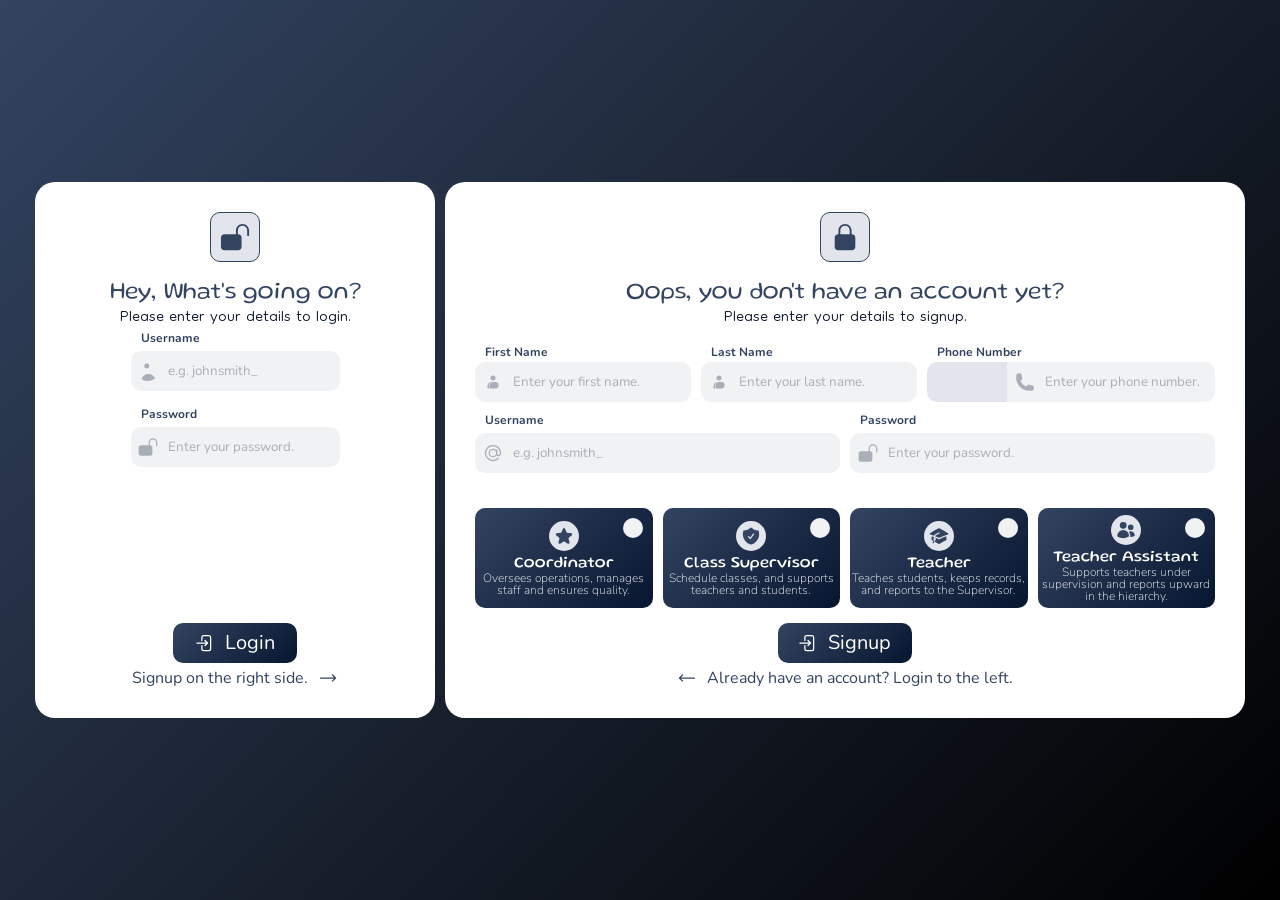
<file: login-screen.html>
<!DOCTYPE html>
<html lang="en">
<head>
	<meta charset="UTF-8">
	<meta name="viewport" content="width=device-width, initial-scale=1.0">
	<title>Document</title>
</head>
<body>
	<div id="loginModal" class="login-modal" aria-hidden="true">
		<!-- Login Popup -->
		<div class="login-popup">
			<div class="header-fields-container">
				<div class="header">
					<div class="header-icon">
						<svg xmlns="http://www.w3.org/2000/svg" viewBox="0 0 24 24" fill="currentColor" class="size-6">
							<path d="M18 1.5c2.9 0 5.25 2.35 5.25 5.25v3.75a.75.75 0 0 1-1.5 0V6.75a3.75 3.75 0 1 0-7.5 0v3a3 3 0 0 1 3 3v6.75a3 3 0 0 1-3 3H3.75a3 3 0 0 1-3-3v-6.75a3 3 0 0 1 3-3h9v-3c0-2.9 2.35-5.25 5.25-5.25Z" />
						</svg>
					</div>
					<h1></h1>
					<h5></h5>
				</div>
				<div class="fields">
					<div class="field-username">
						<label for="loginUsername" class="label">Username</label>
						<div class="icons">
							<svg class="input-icon" xmlns="http://www.w3.org/2000/svg" viewBox="0 0 24 24" fill="currentColor">
								<path fill-rule="evenodd" d="M7.5 6a3 3 0 1 1 6 0 3 3 0 0 1-6 0ZM4.501 21.118a8.5 8.5 0 0 1 15.998 0A18.939 18.939 0 0 1 12 24c-2.355 0-4.52-.428-6.499-1.182Z" clip-rule="evenodd" />
							</svg>
							<input id="loginUsername" name="username" class="input-username" type="text" placeholder="e.g. johnsmith_" autocomplete="username" spellcheck="false" autocapitalize="none" required>
						</div>
					</div>
					<div class="field-password">
						<label for="loginPassword" class="label">Password</label>
						<div class="icons">
							<svg class="input-icon" xmlns="http://www.w3.org/2000/svg" viewBox="0 0 24 24" fill="currentColor">
								<path d="M18 1.5c2.9 0 5.25 2.35 5.25 5.25v3.75a.75.75 0 0 1-1.5 0V6.75a3.75 3.75 0 1 0-7.5 0v3a3 3 0 0 1 3 3v6.75a3 3 0 0 1-3 3H3.75a3 3 0 0 1-3-3v-6.75a3 3 0 0 1 3-3h9v-3c0-2.9 2.35-5.25 5.25-5.25Z" />
							</svg>
							<input id="loginPassword" name="password" class="input-password" type="password" placeholder="Enter your password." autocomplete="current-password" inputmode="password" spellcheck="false" autocapitalize="none" required>
						</div>
					</div>
				</div>
			</div>
			<div class="footer-container">
				<button type="button" class="login-btn">
					<svg xmlns="http://www.w3.org/2000/svg" viewBox="0 0 24 24" fill="currentColor" class="size-6">
						<path fill-rule="evenodd" d="M16.5 3.75a1.5 1.5 0 0 1 1.5 1.5v13.5a1.5 1.5 0 0 1-1.5 1.5h-6a1.5 1.5 0 0 1-1.5-1.5V15a.75.75 0 0 0-1.5 0v3.75a3 3 0 0 0 3 3h6a3 3 0 0 0 3-3V5.25a3 3 0 0 0-3-3h-6a3 3 0 0 0-3 3V9A.75.75 0 1 0 9 9V5.25a1.5 1.5 0 0 1 1.5-1.5h6Zm-5.03 4.72a.75.75 0 0 0 0 1.06l1.72 1.72H2.25a.75.75 0 0 0 0 1.5h10.94l-1.72 1.72a.75.75 0 1 0 1.06 1.06l3-3a.75.75 0 0 0 0-1.06l-3-3a.75.75 0 0 0-1.06 0Z" clip-rule="evenodd" />
					</svg>				   
					<span>Login</span>
				</button>
				<div class="account-links">
					<p class="signup-link">Signup on the right side.
						<svg xmlns="http://www.w3.org/2000/svg" viewBox="0 0 24 24" fill="currentColor" class="size-6">
							<path fill-rule="evenodd" d="M16.72 7.72a.75.75 0 0 1 1.06 0l3.75 3.75a.75.75 0 0 1 0 1.06l-3.75 3.75a.75.75 0 1 1-1.06-1.06l2.47-2.47H3a.75.75 0 0 1 0-1.5h16.19l-2.47-2.47a.75.75 0 0 1 0-1.06Z" clip-rule="evenodd" />
						</svg>
					</p>
				</div>
			</div>
		</div>

		<!-- Signup Popup -->
		<div class="signup-popup">
			<div class="header">
				<div class="header-icon">
					<svg xmlns="http://www.w3.org/2000/svg" viewBox="0 0 24 24" fill="currentColor" class="size-6">
						<path fill-rule="evenodd" d="M12 1.5a5.25 5.25 0 0 0-5.25 5.25v3a3 3 0 0 0-3 3v6.75a3 3 0 0 0 3 3h10.5a3 3 0 0 0 3-3v-6.75a3 3 0 0 0-3-3v-3c0-2.9-2.35-5.25-5.25-5.25Zm3.75 8.25v-3a3.75 3.75 0 1 0-7.5 0v3h7.5Z" clip-rule="evenodd" />
					</svg>
				</div>
				<h1></h1>
				<h5></h5>
			</div>
			<div class="fields">
				<div class="personal-info">
					<div class="field-name">
						<div class="field-first-name">
							<label for="first-name" class="label">First Name</label>
							<div class="icons">
								<svg class="input-icon" xmlns="http://www.w3.org/2000/svg" height="25px" viewBox="0 -960 960 960" width="25px" fill="#000000"><path d="M247.33-164.5q-12.49 0-22.41-10.5T215-198v-82.99q0-71.13 44.04-125.66T372.5-476.5q-31.86 22.06-49.43 56.55-17.57 34.5-17.57 72.78v149.26q0 8.64 3 17.03 3 8.38 8 16.38h-69.17Zm116.16 0q-13.76 0-23.37-9.78-9.62-9.78-9.62-23.76v-149.08q0-56.01 38.35-94.44Q407.2-480 463.28-480h149.75q55.47 0 93.97 38.44 38.5 38.43 38.5 94.34v49.39q0 56.33-38.73 94.83t-95.01 38.5H363.49Zm116.45-383q-51.75 0-87.85-35.88-36.09-35.89-36.09-88 0-52.12 36.07-88.12 36.06-36 87.81-36t88.19 35.99q36.43 35.98 36.43 88.25 0 52.26-36.41 88.01-36.4 35.75-88.15 35.75Z"/>
								</svg>
								<input id="first-name" name="first-name" class="input-first-name" type="text" placeholder="Enter your first name." autocomplete="given-name" spellcheck="false" autocapitalize="none" required>
							</div>
						</div>
						<div class="field-last-name">
							<label for="last-name" class="label">Last Name</label>
							<div class="icons">
								<svg class="input-icon" xmlns="http://www.w3.org/2000/svg" height="25px" viewBox="0 -960 960 960" width="25px" fill="#000000"><path d="M247.33-164.5q-12.49 0-22.41-10.5T215-198v-82.99q0-71.13 44.04-125.66T372.5-476.5q-31.86 22.06-49.43 56.55-17.57 34.5-17.57 72.78v149.26q0 8.64 3 17.03 3 8.38 8 16.38h-69.17Zm116.16 0q-13.76 0-23.37-9.78-9.62-9.78-9.62-23.76v-149.08q0-56.01 38.35-94.44Q407.2-480 463.28-480h149.75q55.47 0 93.97 38.44 38.5 38.43 38.5 94.34v49.39q0 56.33-38.73 94.83t-95.01 38.5H363.49Zm116.45-383q-51.75 0-87.85-35.88-36.09-35.89-36.09-88 0-52.12 36.07-88.12 36.06-36 87.81-36t88.19 35.99q36.43 35.98 36.43 88.25 0 52.26-36.41 88.01-36.4 35.75-88.15 35.75Z"/>
								</svg>
								<input id="last-name" name="last-name" class="input-last-name" type="text" placeholder="Enter your last name." autocomplete="family-name" spellcheck="false" autocapitalize="none" required>
							</div>
						</div>
						<div class="field-phone-number">
							<label for="phone-number" class="label">Phone Number</label>
							<div class="phone-number-input">
								<div class="country-flag"></div>
								<div class="country-code"></div>
								<div class="icons">
									<svg class="input-icon" xmlns="http://www.w3.org/2000/svg" viewBox="0 0 24 24" fill="currentColor">
										<path fill-rule="evenodd" d="M1.5 4.5a3 3 0 0 1 3-3h1.372c.86 0 1.61.586 1.819 1.42l1.105 4.423a1.875 1.875 0 0 1-.694 1.955l-1.293.97c-.135.101-.164.249-.126.352a11.285 11.285 0 0 0 6.697 6.697c.103.038.25.009.352-.126l.97-1.293a1.875 1.875 0 0 1 1.955-.694l4.423 1.105c.834.209 1.42.959 1.42 1.82V19.5a3 3 0 0 1-3 3h-2.25C8.552 22.5 1.5 15.448 1.5 6.75V4.5Z" clip-rule="evenodd" />
									   </svg>
									   <input id="phone-number" name="phone-number" class="input-phone-number" type="text" placeholder="Enter your phone number." autocomplete="tel-national" inputmode="numeric" spellcheck="false" autocapitalize="none">
								</div>
							</div>
						</div>
					</div>
					<div class="field-credentials">
						<div class="field-username">
							<label for="signupUsername" class="label">Username</label>
							<div class="icons">
								<svg class="input-icon" xmlns="http://www.w3.org/2000/svg" viewBox="0 0 24 24" fill="currentColor">
									<path fill-rule="evenodd" d="M17.834 6.166a8.25 8.25 0 1 0 0 11.668.75.75 0 0 1 1.06 1.06c-3.807 3.808-9.98 3.808-13.788 0-3.808-3.807-3.808-9.98 0-13.788 3.807-3.808 9.98-3.808 13.788 0A9.722 9.722 0 0 1 21.75 12c0 .975-.296 1.887-.809 2.571-.514.685-1.28 1.179-2.191 1.179-.904 0-1.666-.487-2.18-1.164a5.25 5.25 0 1 1-.82-6.26V8.25a.75.75 0 0 1 1.5 0V12c0 .682.208 1.27.509 1.671.3.401.659.579.991.579.332 0 .69-.178.991-.579.3-.4.509-.99.509-1.671a8.222 8.222 0 0 0-2.416-5.834ZM15.75 12a3.75 3.75 0 1 0-7.5 0 3.75 3.75 0 0 0 7.5 0Z" clip-rule="evenodd" />
								</svg>
								<input id="signupUsername" name="username" class="input-username" type="text" placeholder="e.g. johnsmith_" autocomplete="username" spellcheck="false" autocapitalize="none" required>
							</div>
						</div>
						<div class="field-password">
							<label for="signupPassword" class="label">Password</label>
							<div class="icons">
								<svg class="input-icon" xmlns="http://www.w3.org/2000/svg" viewBox="0 0 24 24" fill="currentColor">
									<path d="M18 1.5c2.9 0 5.25 2.35 5.25 5.25v3.75a.75.75 0 0 1-1.5 0V6.75a3.75 3.75 0 1 0-7.5 0v3a3 3 0 0 1 3 3v6.75a3 3 0 0 1-3 3H3.75a3 3 0 0 1-3-3v-6.75a3 3 0 0 1 3-3h9v-3c0-2.9 2.35-5.25 5.25-5.25Z" />
								</svg>
								<input id="signupPassword" name="password" class="input-password" type="password" placeholder="Enter your password." autocomplete="current-password" inputmode="password" spellcheck="false" autocapitalize="none" required>
							</div>
						</div>
					</div>
				</div>
				<div class="role-selection">
					<div id="coordinator" class="role">
						<input type="radio" name="role" value="coordinator"/>
						<div class="role-icon">
							<svg class="role-icon-svg" xmlns="http://www.w3.org/2000/svg" viewBox="0 0 24 24" fill="currentColor">
								<path fill-rule="evenodd" d="M10.788 3.21c.448-1.077 1.976-1.077 2.424 0l2.082 5.006 5.404.434c1.164.093 1.636 1.545.749 2.305l-4.117 3.527 1.257 5.273c.271 1.136-.964 2.033-1.96 1.425L12 18.354 7.373 21.18c-.996.608-2.231-.29-1.96-1.425l1.257-5.273-4.117-3.527c-.887-.76-.415-2.212.749-2.305l5.404-.434 2.082-5.005Z" clip-rule="evenodd" />
							</svg>							   
						</div>
						<p class="role-name">Coordinator</p>
						<p class="role-description">Oversees operations, manages staff and ensures quality.</p>
					</div>
					<div id="class-supervisor" class="role">
						<input type="radio" name="role" value="class-supervisor"/>
						<div class="role-icon">
							<svg class="role-icon-svg" xmlns="http://www.w3.org/2000/svg" viewBox="0 0 24 24" fill="currentColor">
								<path fill-rule="evenodd" d="M12.516 2.17a.75.75 0 0 0-1.032 0 11.209 11.209 0 0 1-7.877 3.08.75.75 0 0 0-.722.515A12.74 12.74 0 0 0 2.25 9.75c0 5.942 4.064 10.933 9.563 12.348a.749.749 0 0 0 .374 0c5.499-1.415 9.563-6.406 9.563-12.348 0-1.39-.223-2.73-.635-3.985a.75.75 0 0 0-.722-.516l-.143.001c-2.996 0-5.717-1.17-7.734-3.08Zm3.094 8.016a.75.75 0 1 0-1.22-.872l-3.236 4.53L9.53 12.22a.75.75 0 0 0-1.06 1.06l2.25 2.25a.75.75 0 0 0 1.14-.094l3.75-5.25Z" clip-rule="evenodd" />
							</svg> 
						</div>
						<p class="role-name">Class Supervisor</p>
						<p class="role-description">Schedule classes, and supports teachers and students.</p>
					</div>
					<div id="teacher" class="role">
						<input type="radio" name="role" value="teacher"/>
						<div class="role-icon">
							<svg class="role-icon-svg" xmlns="http://www.w3.org/2000/svg" viewBox="0 0 24 24" fill="currentColor">
								<path d="M11.7 2.805a.75.75 0 0 1 .6 0A60.65 60.65 0 0 1 22.83 8.72a.75.75 0 0 1-.231 1.337 49.948 49.948 0 0 0-9.902 3.912l-.003.002c-.114.06-.227.119-.34.18a.75.75 0 0 1-.707 0A50.88 50.88 0 0 0 7.5 12.173v-.224c0-.131.067-.248.172-.311a54.615 54.615 0 0 1 4.653-2.52.75.75 0 0 0-.65-1.352 56.123 56.123 0 0 0-4.78 2.589 1.858 1.858 0 0 0-.859 1.228 49.803 49.803 0 0 0-4.634-1.527.75.75 0 0 1-.231-1.337A60.653 60.653 0 0 1 11.7 2.805Z" />
								<path d="M13.06 15.473a48.45 48.45 0 0 1 7.666-3.282c.134 1.414.22 2.843.255 4.284a.75.75 0 0 1-.46.711 47.87 47.87 0 0 0-8.105 4.342.75.75 0 0 1-.832 0 47.87 47.87 0 0 0-8.104-4.342.75.75 0 0 1-.461-.71c.035-1.442.121-2.87.255-4.286.921.304 1.83.634 2.726.99v1.27a1.5 1.5 0 0 0-.14 2.508c-.09.38-.222.753-.397 1.11.452.213.901.434 1.346.66a6.727 6.727 0 0 0 .551-1.607 1.5 1.5 0 0 0 .14-2.67v-.645a48.549 48.549 0 0 1 3.44 1.667 2.25 2.25 0 0 0 2.12 0Z" />
								<path d="M4.462 19.462c.42-.419.753-.89 1-1.395.453.214.902.435 1.347.662a6.742 6.742 0 0 1-1.286 1.794.75.75 0 0 1-1.06-1.06Z" />
							   </svg>
							   
						</div>
						<p class="role-name">Teacher</p>
						<p class="role-description">Teaches students, keeps records, and reports to the Supervisor.</p>
					</div>
					<div id="assistant" class="role">
						<input type="radio" name="role" value="assistant"/>
						<div class="role-icon">
							<svg class="role-icon-svg" xmlns="http://www.w3.org/2000/svg" viewBox="0 0 24 24" fill="currentColor">
								<path d="M4.5 6.375a4.125 4.125 0 1 1 8.25 0 4.125 4.125 0 0 1-8.25 0ZM14.25 8.625a3.375 3.375 0 1 1 6.75 0 3.375 3.375 0 0 1-6.75 0ZM1.5 19.125a7.125 7.125 0 0 1 14.25 0v.003l-.001.119a.75.75 0 0 1-.363.63 13.067 13.067 0 0 1-6.761 1.873c-2.472 0-4.786-.684-6.76-1.873a.75.75 0 0 1-.364-.63l-.001-.122ZM17.25 19.128l-.001.144a2.25 2.25 0 0 1-.233.96 10.088 10.088 0 0 0 5.06-1.01.75.75 0 0 0 .42-.643 4.875 4.875 0 0 0-6.957-4.611 8.586 8.586 0 0 1 1.71 5.157v.003Z" />
							</svg>							   
						</div>
						<p class="role-name">Teacher Assistant</p>
						<p class="role-description">Supports teachers under supervision and reports upward in the hierarchy.</p>
					</div>
				</div>
				<div class="footer-container">
					<button type="button" class="signup-btn">
						<svg xmlns="http://www.w3.org/2000/svg" viewBox="0 0 24 24" fill="currentColor" class="size-6">
							<path fill-rule="evenodd" d="M16.5 3.75a1.5 1.5 0 0 1 1.5 1.5v13.5a1.5 1.5 0 0 1-1.5 1.5h-6a1.5 1.5 0 0 1-1.5-1.5V15a.75.75 0 0 0-1.5 0v3.75a3 3 0 0 0 3 3h6a3 3 0 0 0 3-3V5.25a3 3 0 0 0-3-3h-6a3 3 0 0 0-3 3V9A.75.75 0 1 0 9 9V5.25a1.5 1.5 0 0 1 1.5-1.5h6Zm-5.03 4.72a.75.75 0 0 0 0 1.06l1.72 1.72H2.25a.75.75 0 0 0 0 1.5h10.94l-1.72 1.72a.75.75 0 1 0 1.06 1.06l3-3a.75.75 0 0 0 0-1.06l-3-3a.75.75 0 0 0-1.06 0Z" clip-rule="evenodd" />
						</svg>
						<span>Signup</span>
					</button>
					<p class="login-link">
						<svg xmlns="http://www.w3.org/2000/svg" viewBox="0 0 24 24" fill="currentColor" class="size-6">
							<path fill-rule="evenodd" d="M7.28 7.72a.75.75 0 0 1 0 1.06l-2.47 2.47H21a.75.75 0 0 1 0 1.5H4.81l2.47 2.47a.75.75 0 1 1-1.06 1.06l-3.75-3.75a.75.75 0 0 1 0-1.06l3.75-3.75a.75.75 0 0 1 1.06 0Z" clip-rule="evenodd" />
						   </svg>
						   Already have an account? Login to the left.
					</p>
				</div>
			</div>
		</div>
	</div>

	<!-- CSS | Cascade Style Sheet -->
	<style>

		/* Google Fonts */
		@import url('https://fonts.googleapis.com/css2?family=Dongle&display=swap');
		@import url('https://fonts.googleapis.com/css2?family=Fredoka:wght@300..700&display=swap');
		@import url('https://fonts.googleapis.com/css2?family=Gluten:wght@100..900&display=swap');
		@import url('https://fonts.googleapis.com/css2?family=Nunito:ital,wght@0,200..1000;1,200..1000&display=swap');
		@import url('https://fonts.googleapis.com/css2?family=Titan+One&display=swap');

		/* Global Settings */
		* {
			padding: 0;
			margin: 0;
			box-sizing: border-box;
			font-family: 'Nunito', sans-serif;
		}

		body {
			display: flex;
			justify-content: center;
			align-items: center;

			height: 100vh;
			width: 100vw;

			background: linear-gradient(135deg, #334461 0%, #000000 100%) ;
		}

		h1, h2, h3, h4, h5, h6, p, span {
			color: #334461;
			line-height: 1;
		}

		svg {
			height: 20px;
			width: 20px;
			fill: #334461;
		}

		/* Inputs */
		label {
			padding: 0px 0px 0px 10px;
			font-size: 0.75rem;
			font-weight: 700;
			color: #334461;
		}

		input {
			height: 40px;
			width: 100%;
			padding: 0px 0px 0px 35px;

			border: none;
			border-radius: 10px;
			background-color: #f0f2f4;
		}

		input:focus {
			outline: none;
		}

		input::placeholder {
			color: #a9afb8;
			padding: 0px 0px 0px 2.5px;
		}

		/* Container */
		div.login-modal {
			display: flex;
			gap: 10px;
		}

		/* Main Content */
		div.login-modal div.login-popup,
		div.login-modal div.signup-popup {
			display: flex;
			flex-direction: column;
			justify-content: space-between;
			align-items: center;
			gap: 10px;

			height: auto;
			width: auto;
			min-width: 400px;
			padding: 30px;

			border-radius: 20px;
			background-color: #ffffff;
		}

		div.login-modal div.signup-popup {
			width: 800px;
		}

		/* Header */
		div.login-modal div.login-popup div.header,
		div.login-modal div.signup-popup div.header {
			display: flex;
			align-items: center;
			flex-direction: column;
		}

		div.login-modal div.login-popup div.header div.header-icon,
		div.login-modal div.signup-popup div.header div.header-icon {
			display: flex;
			justify-content: center;
			align-items: center;

			height: 50px;
			width: 50px;
			margin: 0px 0px 20px 0px;
	
			border-radius: 10px;
			border: 1px solid #334461;
			background-color: #e2e6ec;
			cursor: pointer;
		}
		
		div.login-modal div.login-popup div.header svg,
		div.login-modal div.signup-popup div.header svg {
			height: 30px;
			width: 30px;
			fill: #334461;
		}

		div.login-modal div.login-popup div.header h1,
		div.login-modal div.signup-popup div.header h1 {
			font-family: 'Gluten', cursive;
			font-size: 1.5rem;
			font-weight: 300;
			color: #334461;
		}

		div.login-modal div.login-popup div.header h5,
		div.login-modal div.signup-popup div.header h5 {
			font-family: 'Dongle', sans-serif;
			font-size: 1.5rem;
			font-weight: 100;
			color: #101c30;
		}

		/* Fields */
		div.login-modal div.login-popup div.fields,
		div.login-modal div.signup-popup div.fields {
			display: flex;
			flex-direction: column;
			align-items: center;
			gap: 15px;
			width: 100%;
		}
		
		div.login-modal div.login-popup div.fields div.field-username,
		div.login-modal div.login-popup div.fields div.field-password {
			display: flex;
			flex-direction: column;
			width: stretch;
			gap: 5px;
		}

		/* Footer */
		div.login-modal div.login-popup div.footer-container,
		div.login-modal div.signup-popup div.footer-container {
			display: flex;
			flex-direction: column;
			align-items: center;
			gap: 5px;
		}

		/* Login Button */
		div.login-modal div.login-popup button.login-btn,
		div.login-modal div.signup-popup button.signup-btn {
			display: flex;
			align-items: center;
			justify-content: center;
			gap: 10px;

			height: 40px;
			width: 60%;

			border: none;
			border-radius: 10px;
			background: linear-gradient(135deg, #334461, #071630);

			font-family: 'Gluten', cursive;
			font-size: 1.25rem;
			color: #ffffff;
			cursor: pointer;
			outline: none;
			transition: transform 0.2s ease, filter 0.2s ease;
		}

		div.login-modal div.login-popup button.login-btn.is-pressed {
			transform: scale(0.75);
		}

		div.login-modal div.signup-popup button.signup-btn {
			width: 40%;
		}

		div.login-modal div.login-popup button.login-btn svg,
		div.login-modal div.signup-popup button.signup-btn svg {
			height: 20px;
			width: 20px;
			fill: #ffffff;
		}

		div.login-modal div.login-popup button.login-btn span,
		div.login-modal div.signup-popup button.signup-btn span {
			color: #ffffff;
		}

		div.login-modal div.login-popup p.signup-link,
		div.login-modal div.signup-popup p.login-link {
			display: flex;
			align-items: center;
			gap: 10px;
		}

		/* Signup Popup */
		div.login-modal div.signup-popup div.fields div.personal-info {
			display: flex;
			flex-direction: column;
			gap: 10px;
			width: 100%;
		}

		div.login-modal div.signup-popup div.fields div.field-name {
			display: grid;
			grid-template-columns: 3fr 3fr 4fr;
			gap: 10px;
			width: 100%;
			align-items: start;
		}

		div.login-modal div.signup-popup div.fields div.field-name > * {
			min-width: 0;
		}

		div.login-modal div.signup-popup div.fields div.field-credentials {
			display: grid;
			grid-template-columns: 1fr 1fr;
			gap: 10px;
			width: 100%;
			align-items: start;
		}

		div.login-modal div.signup-popup div.fields div.field-credentials > * {
			min-width: 0;
		}

		div.login-modal div.signup-popup div.fields div.field-credentials div.field-username,
		div.login-modal div.signup-popup div.fields div.field-credentials div.field-password {
			display: flex;
			flex-direction: column;
			gap: 5px;
		}

		div.icons {
			position: relative;
		}

		svg.input-icon {
			position: absolute;
			top: 50%;
			left: 7.5px;
			transform: translateY(-50%);

			height: 20px;
			width: 20px;
			fill: #a9afb8;
		}

		/* Phone Number */
		div.login-modal div.signup-popup div.fields div.field-phone-number div.phone-number-input {
			display: flex;
			align-items: center;
			width: 100%;
			min-width: 0;
		}

		div.login-modal div.signup-popup div.fields div.field-phone-number div.phone-number-input > div.icons {
			flex: 1 1 0;
			min-width: 0;
		}

		div.login-modal div.signup-popup div.fields div.field-phone-number div.country-flag {
			flex-shrink: 0;
			min-width: 40px;
			height: 40px;
			width: 40px;

			border-radius: 10px 0px 0px 10px;
			background: #e2e6ec;
		}

		div.login-modal div.signup-popup div.fields div.field-phone-number div.country-code {
			flex-shrink: 0;
			min-width: 40px;
			height: 40px;
			width: 40px;

			background: #e2e6ec;
		}


		div.login-modal div.signup-popup div.fields div.field-phone-number input {
			border-radius: 0px 10px 10px 0px;
		}
		
		/* Role Selection */
		div.login-modal div.signup-popup div.fields div.role-selection {
			display: flex;
			justify-content: space-between;
			gap: 10px;

			width: 100%;
			margin: 20px 0px 0px 0px;
		}

		div.login-modal div.signup-popup div.fields div.role-selection div.role {
			display: flex;
			flex-direction: column;
			justify-content: center;
			align-items: center;

			height: 100px;
			width: 25%;

			border-radius: 10px;
			background: linear-gradient(135deg, #334461, #071630);
		}

		div.login-modal div.signup-popup div.fields div.role-selection div.role div.role-icon {
			display: flex;
			justify-content: center;
			align-items: center;

			height: 30px;
			width: 30px;
			margin: 0px 0px 5px 0px;

			border-radius: 50%;
			background-color: #e2e6ec;
		}

		div.login-modal div.signup-popup div.fields div.role-selection div.role div.role-icon svg {
			fill: #334461;
		}

		div.login-modal div.signup-popup div.fields div.role-selection div.role p.role-name,
		div.login-modal div.signup-popup div.fields div.role-selection div.role p.role-description {
			color: #ffffff;
		}

		div.login-modal div.signup-popup div.fields div.role-selection div.role p.role-name {
			font-family: 'Gluten', cursive;
		}

		div.login-modal div.signup-popup div.fields div.role-selection div.role p.role-description {
			font-size: 0.75rem;
			font-weight: 100;
			text-align: center;
			line-height: 1;
		}
		
		div.role {
			position: relative;
		}

		/* Radio Button */
		div.role input[type="radio"] {
			position: absolute;
			top: 10px;
			right: 10px;

			height: 20px;
			width: 20px;
			margin: 0;
			padding: 0;

			border: none;
			outline: none;
			appearance: none;
			cursor: pointer;
			transition: background-color 0.25s ease-in-out;
		}

		div.role input[type="radio"]:checked {
			background-color: #ff9900;
			border: 1px solid #ffffff;
		}

	</style>	<!-- End of CSS -->

	<script src="auth-login-migrate.js"></script>
	<!-- JS | JavaScript -->
	<script>
		/* Login Message */
		/* Greetings */
		const greetingsA = [
			"Hi,",
			"Hi there,",
			"Hello,",
			"Hello there,",
			"Hey,",
			"Hey there,"
		];

		const greetingsB = [
			"How are you?",
			"How are you doing?",
			"How's it going?",
			"How have you been?",
			"How's everything?",
			"How are things going?",
			"How's your day going?",
			"How's your day been so far?",
			"What's up?",
			"What's going on?",
			"How's it going so far?",
			"How are things?",
			"How are you today?",
			"I hope you're doing well.",
			"Hope you're having a great day."
		]

		/* Welcome text */
		const welcomeText = [
			"Let's get you logged in.",
			"Welcome to HomeTeachers App!",
			"Use your info to continue to your account.",
			"Please enter your details to login.",
			"Enter your credentials to access your account.",
		];

		/* Get the login container */
		const greetingContainer = document.querySelector('.login-popup .header h1')
		const welcomeContainer = document.querySelector('.login-popup .header h5')

		/* Generate a random login message */
		// Math.floor rounds down to the nearest integer
		// Math.random generates a random number between 0 and 1
		// * greetings.length or welcomeText.length to get a random index
		const greetingsMessage = `${greetingsA[Math.floor(Math.random() * greetingsA.length)]} ${greetingsB[Math.floor(Math.random() * greetingsB.length)]}`
		const welcomeMessage = `${welcomeText[Math.floor(Math.random() * welcomeText.length)]}`

		/* Set the login message to the login container */
		if (greetingContainer) greetingContainer.textContent = greetingsMessage
		if (welcomeContainer) welcomeContainer.textContent = welcomeMessage

		/* Signup Message */
		/* Greetings */
		const greetingsSignup = [
			"Oops, you don't have an account yet?",
			"You're not registered yet?",
			"It seems you don't have an account yet.",
			"If you don't have an account fill out the form, please!",
		];

		/* Welcome text */
		const welcomeTextSignup = [
			"As you fill out the form, your account will be created.",
			"Please enter your details to signup.",
			"Enter your credentials to create your account.",
			"Use your info to continue to your account.",
		];

		/* Get the login container */
		const greetingSignupContainer = document.querySelector('.signup-popup .header h1')
		const welcomeSignupContainer = document.querySelector('.signup-popup .header h5')

		/* Generate a random login message */
		// Math.floor rounds down to the nearest integer
		// Math.random generates a random number between 0 and 1
		// * greetings.length or welcomeText.length to get a random index
		const greetingsMessageSignup = `${greetingsSignup[Math.floor(Math.random() * greetingsSignup.length)]}`
		const welcomeMessageSignup = `${welcomeTextSignup[Math.floor(Math.random() * welcomeTextSignup.length)]}`

		/* Set the login message to the login container */
		if (greetingSignupContainer) greetingSignupContainer.textContent = greetingsMessageSignup
		if (welcomeSignupContainer) welcomeSignupContainer.textContent = welcomeMessageSignup

		/* Login Button */
		const loginBtn = document.querySelector('.login-btn')

		/* Button Press Animation */
		if (loginBtn) {
			const setLoginButtonPressed = (pressed) => {
				loginBtn.classList.toggle('is-pressed', pressed)
			}

			loginBtn.addEventListener('pointerdown', () => setLoginButtonPressed(true))
			loginBtn.addEventListener('pointerup', () => setLoginButtonPressed(false))
			loginBtn.addEventListener('pointercancel', () => setLoginButtonPressed(false))
			loginBtn.addEventListener('pointerleave', () => setLoginButtonPressed(false))
			loginBtn.addEventListener('blur', () => setLoginButtonPressed(false))
		}

		/*
		 * Login: keep behavior aligned with admin.html movedAdminLoginHelpers (same verify order + safe storage reads).
		 * Previous bridge used JSON.parse on admin storage without try/catch — corrupt localStorage threw inside verifyLogin and broke the login button (silent async failure).
		 */
		(function bindLoginRedirect() {
			const ADMIN_LOGIN_SESSION_KEY = 'timetable_admin_login_complete';
			const LOGIN_CREDENTIALS_STORAGE_KEY = 'timetable_saved_login_credentials';
			const LOGIN_SESSION_SUPPRESS_KEY = 'timetable_teacher_session_suppressed';
			const FORCE_CLOUD_SCHEDULES_SESSION_KEY = 'timetable_force_cloud_schedules';
			const ROSTER_STORAGE_KEY = 'timetable_roster';
			const ADMIN_ACCOUNT_STORAGE_KEY = 'timetable_admin_account';
			const DEFAULT_ADMIN_USERNAME = '@Admin';
			const DEFAULT_ADMIN_PASSWORD = 'admin';
			const PASSWORD_HASH_PREFIX = 'sha256$';

			const usernameInput = document.getElementById('loginUsername');
			const passwordInput = document.getElementById('loginPassword');
			if (!loginBtn || !usernameInput || !passwordInput) return;

			async function hashPassword(password) {
				const hasCrypto = window.crypto && window.crypto.subtle && typeof TextEncoder !== 'undefined';
				if (!hasCrypto) return String(password || '');
				const encoded = new TextEncoder().encode(String(password || ''));
				const digestBuffer = await window.crypto.subtle.digest('SHA-256', encoded);
				const digestBytes = Array.from(new Uint8Array(digestBuffer));
				const digestHex = digestBytes.map((byte) => byte.toString(16).padStart(2, '0')).join('');
				return `${PASSWORD_HASH_PREFIX}${digestHex}`;
			}

			function normalizeAdminAccount(account) {
				if (!account || typeof account !== 'object' || Array.isArray(account)) return null;
				const username = String(account.username || '').trim();
				const passwordHash = String(account.passwordHash || '').trim();
				if (!username || !passwordHash) return null;
				return { username, passwordHash };
			}

			function loadStoredAdminAccount() {
				try {
					return normalizeAdminAccount(JSON.parse(localStorage.getItem(ADMIN_ACCOUNT_STORAGE_KEY) || 'null'));
				} catch {
					return null;
				}
			}

			function loadCachedRosterAdminAccount() {
				try {
					const roster = JSON.parse(localStorage.getItem(ROSTER_STORAGE_KEY) || 'null');
					return normalizeAdminAccount(roster?.adminAccount);
				} catch {
					return null;
				}
			}

			function normalizeRoster(roster) {
				return roster && typeof roster === 'object' && !Array.isArray(roster) ? roster : null;
			}

			const API_BEARER_TOKEN_STORAGE_KEY = 'timetable_api_bearer_token';

			function clearTimetablePageApiBearerTokenStores() {
				try {
					sessionStorage.removeItem(API_BEARER_TOKEN_STORAGE_KEY);
				} catch (e) {
					/* ignore */
				}
				try {
					localStorage.removeItem(API_BEARER_TOKEN_STORAGE_KEY);
				} catch (e) {
					/* ignore */
				}
			}

			function persistTimetablePageApiBearerToken(token) {
				const t = String(token || '').trim();
				if (!t) return;
				try {
					sessionStorage.setItem(API_BEARER_TOKEN_STORAGE_KEY, t);
				} catch (e) {
					/* ignore */
				}
				try {
					localStorage.setItem(API_BEARER_TOKEN_STORAGE_KEY, t);
				} catch (e) {
					/* ignore */
				}
			}

			function timetablePageApiAuthHeaders() {
				try {
					let t = localStorage.getItem(API_BEARER_TOKEN_STORAGE_KEY);
					if (!t || !String(t).trim()) {
						t = sessionStorage.getItem(API_BEARER_TOKEN_STORAGE_KEY);
					}
					if (t && String(t).trim()) return { Authorization: `Bearer ${String(t).trim()}` };
				} catch (e) {
					/* ignore */
				}
				return {};
			}

			async function refreshTimetablePageApiBearerToken(usernameTyped, passwordTyped) {
				try {
					const res = await fetch('/api/auth-login', {
						method: 'POST',
						headers: {
							'Content-Type': 'application/json'
						},
						body: JSON.stringify({
							username: String(usernameTyped || '').trim(),
							password: String(passwordTyped || '')
								.replace(/\u200b|\uFEFF|\u2060/g, '')
								.trim()
						})
					});
					const data = await res.json().catch(() => null);
					if (res.status === 503) {
						clearTimetablePageApiBearerTokenStores();
						try {
							sessionStorage.setItem('timetable_api_auth_unconfigured', '1');
						} catch (eUn) {
							/* ignore */
						}
						return {
							ok: false,
							status: 503,
							error: String(data?.error || '').trim() || 'Sign-in service unavailable (503).'
						};
					}
					if (!res.ok || !data?.token) {
						clearTimetablePageApiBearerTokenStores();
						try {
							sessionStorage.removeItem('timetable_api_auth_unconfigured');
						} catch (eRm) {
							/* ignore */
						}
						return {
							ok: false,
							status: res.status,
							error: String(data?.error || '').trim() || 'Invalid credentials'
						};
					}
					try {
						sessionStorage.removeItem('timetable_api_auth_unconfigured');
					} catch (eOk) {
						/* ignore */
					}
					persistTimetablePageApiBearerToken(data.token);
					return {
						ok: true,
						status: res.status,
						error: '',
						role: String(data?.role || '').trim(),
						profile: String(data?.profile || '').trim(),
						resolvedUsername: String(data?.resolvedUsername || '').trim()
					};
				} catch (e) {
					console.warn('auth-login:', e);
					return { ok: false, status: 0, error: 'Network error — check your connection and try again.' };
				}
			}

			function markForceCloudSchedulesOnNextAppLoad() {
				try {
					sessionStorage.setItem(FORCE_CLOUD_SCHEDULES_SESSION_KEY, '1');
				} catch (e) {
					/* ignore */
				}
			}

			function loadCachedRoster() {
				try {
					return normalizeRoster(JSON.parse(localStorage.getItem(ROSTER_STORAGE_KEY) || 'null'));
				} catch {
					return null;
				}
			}

			async function loadHostedRoster() {
				try {
					const response = await fetch('/api/roster?t=' + Date.now(), {
						method: 'GET',
						headers: { 'Content-Type': 'application/json', ...timetablePageApiAuthHeaders() },
						cache: 'no-cache'
					});
					if (!response.ok) return null;
					const data = await response.json();
					const roster = normalizeRoster(data?.roster);
					if (!roster) return null;
					if (window.TimeTableAuthMigrate?.migrateRosterAuthFields(roster)) {
						/* roster mutated */
					}
					try {
						localStorage.setItem(ROSTER_STORAGE_KEY, JSON.stringify(roster));
					} catch (e) {
						console.error(e);
					}
					const account = normalizeAdminAccount(roster.adminAccount);
					if (account) {
						localStorage.setItem(ADMIN_ACCOUNT_STORAGE_KEY, JSON.stringify(account));
					}
					return roster;
				} catch {
					return null;
				}
			}

			function getRosterCreatedAccounts(roster) {
				if (!roster || typeof roster !== 'object') return [];
				const accounts = [];
				const teacherLogins = roster.teacherEmails && typeof roster.teacherEmails === 'object' ? roster.teacherEmails : {};
				const teacherPasswords = roster.teacherPasswords && typeof roster.teacherPasswords === 'object' ? roster.teacherPasswords : {};
				const teachers = Array.isArray(roster.teachers) ? roster.teachers : [];
				teachers.forEach((name) => {
					const username = String(teacherLogins[name] || '').trim();
					const passwordHash = String(teacherPasswords[name] || '').trim();
					if (username && passwordHash) {
						accounts.push({ role: 'teacher', profileName: String(name || '').trim(), username, passwordHash });
					}
				});

				const studentUsernames = roster.studentUsernames && typeof roster.studentUsernames === 'object' ? roster.studentUsernames : {};
				const studentPasswords = roster.studentPasswords && typeof roster.studentPasswords === 'object' ? roster.studentPasswords : {};
				[
					...(Array.isArray(roster.private) ? roster.private : []),
					...(Array.isArray(roster.speakon) ? roster.speakon : []),
					...(Array.isArray(roster.passport) ? roster.passport : [])
				].forEach((name) => {
					const passwordHash = String(studentPasswords[name] || '').trim();
					if (!passwordHash) return;
					const username = String(studentUsernames[name] || '').trim();
					if (username) {
						accounts.push({ role: 'student', profileName: String(name || '').trim(), username, passwordHash });
					}
				});

				const gateStaff = Array.isArray(roster.gateStaffAccounts) ? roster.gateStaffAccounts : [];
				gateStaff.forEach((entry) => {
					const username = String(entry.username || '').trim();
					const passwordHash = String(entry.password || '').trim();
					const profileName = String(entry.profileName || '').trim();
					const appRole = String(entry.appRole || '').trim();
					if (!username || !passwordHash || !profileName || !appRole) return;
					accounts.push({
						role: 'teacher',
						profileName,
						username,
						passwordHash,
						appRole
					});
				});

				return accounts;
			}

			function normalizeStudentLoginUsernameKey(value) {
				const raw = String(value || '');
				let s = raw;
				try {
					s = raw.normalize('NFKD');
				} catch (e1) {
					s = raw;
				}
				try {
					s = s.replace(/\p{M}+/gu, '');
				} catch (e2) {
					s = s.replace(/[\u0300-\u036f]/g, '');
				}
				s = s.toLowerCase();
				let out = '';
				for (const ch of s) {
					if (/^[0-9a-z]$/.test(ch)) {
						out += ch;
						continue;
					}
					let t = ch;
					try {
						t = ch.normalize('NFKD').replace(/\p{M}+/gu, '');
					} catch (e3) {
						try {
							t = ch.normalize('NFKD').replace(/[\u0300-\u036f]/g, '');
						} catch (e4) {
							t = '';
						}
					}
					t = String(t).toLowerCase();
					for (const c of t) {
						if (/^[0-9a-z]$/.test(c)) out += c;
					}
				}
				return out;
			}

			function studentGateLoginAccountMatches(typedRaw, accountUsernameRaw) {
				const typed = String(typedRaw || '').trim();
				const acc = String(accountUsernameRaw || '').trim();
				if (!typed || !acc) return false;
				if (typed.toLowerCase() === acc.toLowerCase()) return true;
				const a = normalizeStudentLoginUsernameKey(acc);
				const b = normalizeStudentLoginUsernameKey(typed);
				return !!a && a === b;
			}

			function sanitizeLoginPasswordTyped(raw) {
				return String(raw || '')
					.replace(/\u200b|\uFEFF|\u2060/g, '')
					.trim();
			}

			async function verifyPassword(storedPasswordRaw, passwordRaw) {
				const storedPassword = String(storedPasswordRaw || '').trim();
				const typedPassword = sanitizeLoginPasswordTyped(passwordRaw);
				if (!storedPassword || !typedPassword) return false;
				if (!storedPassword.startsWith(PASSWORD_HASH_PREFIX)) {
					const plateRx = /^@[a-z]{3}\d[a-z]\d{2}$/i;
					if (plateRx.test(storedPassword) && plateRx.test(typedPassword)) {
						return storedPassword.toLowerCase() === typedPassword.toLowerCase();
					}
					return typedPassword === storedPassword;
				}
				return await hashPassword(typedPassword) === storedPassword;
			}

			async function verifyLogin(usernameRaw, passwordRaw) {
				const usernameTyped = String(usernameRaw || '').trim();
				const password = sanitizeLoginPasswordTyped(passwordRaw);
				if (!usernameTyped || !password) return { ok: false };

				if (usernameTyped.toLowerCase() === DEFAULT_ADMIN_USERNAME.toLowerCase() && password === DEFAULT_ADMIN_PASSWORD) {
					await refreshTimetablePageApiBearerToken(usernameTyped, password);
					let roster = await loadHostedRoster();
					if (!roster) roster = loadCachedRoster();
					if (roster && window.TimeTableAuthMigrate?.migrateRosterAuthFields(roster)) {
						try {
							localStorage.setItem(ROSTER_STORAGE_KEY, JSON.stringify(roster));
						} catch (e) {
							console.error(e);
						}
					}
					/* Builtin admin must work without /api/auth-login (local dev, no secret, or KV not seeded). */
					return { ok: true, role: 'admin', resolvedUsername: DEFAULT_ADMIN_USERNAME };
				}

				const authResult = await refreshTimetablePageApiBearerToken(usernameTyped, password);

				let roster = await loadHostedRoster();
				if (!roster) roster = loadCachedRoster();
				if (roster && window.TimeTableAuthMigrate?.migrateRosterAuthFields(roster)) {
					try {
						localStorage.setItem(ROSTER_STORAGE_KEY, JSON.stringify(roster));
					} catch (e) {
						console.error(e);
					}
				}

				if (authResult.ok && authResult.role) {
					return {
						ok: true,
						role: authResult.role,
						profileName: authResult.profile || '',
						resolvedUsername: authResult.resolvedUsername || usernameTyped
					};
				}

				if (!authResult.ok && authResult.status === 401) {
					return { ok: false };
				}

				const usernameEff = roster && window.TimeTableAuthMigrate
					? TimeTableAuthMigrate.resolveAuthLoginTypedFromRoster(roster, usernameTyped)
					: usernameTyped;

				const storedAccount =
					normalizeAdminAccount(roster?.adminAccount)
					|| loadCachedRosterAdminAccount()
					|| loadStoredAdminAccount();

				if (storedAccount) {
					if (usernameEff.toLowerCase() === storedAccount.username.toLowerCase()) {
						const okPw = await verifyPassword(storedAccount.passwordHash, password);
						return okPw
							? { ok: true, role: 'admin', resolvedUsername: storedAccount.username }
							: { ok: false };
					}
				}

				const createdAccounts = getRosterCreatedAccounts(roster);
				const matchingCreatedAccount = createdAccounts.find((account) => {
					return studentGateLoginAccountMatches(usernameEff, account.username);
				});
				if (matchingCreatedAccount) {
					const okPw = await verifyPassword(matchingCreatedAccount.passwordHash, password);
					return okPw
						? {
								ok: true,
								role: matchingCreatedAccount.role,
								profileName: matchingCreatedAccount.profileName,
								resolvedUsername: matchingCreatedAccount.username
						  }
						: { ok: false };
				}
				if (storedAccount || createdAccounts.length > 0) {
					return { ok: false };
				}

				if (!authResult.ok && authResult.status === 503) {
					return { ok: false };
				}
				if (!authResult.ok && authResult.status === 401) {
					return { ok: false };
				}
				if (!authResult.ok && authResult.error) {
					return { ok: false };
				}
				return { ok: false };
			}

			window.TimeTableAdminLogin = { verifyLogin };

			loginBtn.addEventListener('click', async (event) => {
				event.preventDefault();
				const username = usernameInput.value.trim();
				const password = passwordInput.value;
				if (!username) {
					alert('Please enter your username.');
					usernameInput.focus();
					return;
				}
				if (!password) {
					alert('Please enter your password.');
					passwordInput.focus();
					return;
				}
				let loginResult;
				try {
					loginResult = await verifyLogin(username, password);
				} catch (err) {
					console.error('Login error:', err);
					alert('User not found. Please check your credentials.');
					return;
				}
				if (loginResult.ok && loginResult.role === 'admin') {
					sessionStorage.setItem(ADMIN_LOGIN_SESSION_KEY, 'true');
					sessionStorage.removeItem(LOGIN_SESSION_SUPPRESS_KEY);
					markForceCloudSchedulesOnNextAppLoad();
					window.location.href = 'admin.html';
					return;
				}
				if (loginResult.ok) {
					const u = loginResult.resolvedUsername || username;
					localStorage.setItem(LOGIN_CREDENTIALS_STORAGE_KEY, JSON.stringify({ username: u, password }));
					sessionStorage.removeItem(ADMIN_LOGIN_SESSION_KEY);
					sessionStorage.removeItem(LOGIN_SESSION_SUPPRESS_KEY);
					markForceCloudSchedulesOnNextAppLoad();
					window.location.href = 'index.html';
					return;
				}
				if (!loginResult.ok) {
					alert('User not found. Please check your credentials.');
					return;
				}
			});

			[usernameInput, passwordInput].forEach((input) => {
				input.addEventListener('keydown', (event) => {
					if (event.key === 'Enter') loginBtn.click();
				});
			});
		})();

		(function migrateLocalRosterOnLoginPageLoad() {
			try {
				if (!window.TimeTableAuthMigrate) return;
				const raw = localStorage.getItem('timetable_roster');
				if (!raw) return;
				const roster = JSON.parse(raw);
				if (!roster || typeof roster !== 'object') return;
				if (TimeTableAuthMigrate.migrateRosterAuthFields(roster)) {
					localStorage.setItem('timetable_roster', JSON.stringify(roster));
				}
			} catch (e) {
				console.warn('Local roster auth migration:', e);
			}
		})();

		(function bindSignupUsernameFromNames() {
			const fn = document.getElementById('first-name');
			const ln = document.getElementById('last-name');
			const su = document.getElementById('signupUsername');
			if (!fn || !ln || !su || !window.TimeTableAuthMigrate) return;
			const sync = () => {
				const combined = [fn.value, ln.value]
					.map((s) => String(s || '').trim())
					.filter(Boolean)
					.join(' ');
				const u = TimeTableAuthMigrate.buildCanonicalUsernameBaseFromFullName(combined);
				if (u && su.dataset.userEdited !== '1') su.value = u;
			};
			fn.addEventListener('input', sync);
			ln.addEventListener('input', sync);
			su.addEventListener('input', () => {
				su.dataset.userEdited = '1';
			});
		})();

		(function bindSignupSubmit() {
			const signupBtn = document.querySelector('.signup-btn');
			if (!signupBtn) return;
			const ROSTER_STORAGE_KEY = 'timetable_roster';
			const LOGIN_CREDENTIALS_STORAGE_KEY = 'timetable_saved_login_credentials';
			const LOGIN_SESSION_SUPPRESS_KEY = 'timetable_teacher_session_suppressed';
			const ADMIN_LOGIN_SESSION_KEY = 'timetable_admin_login_complete';
			const ADMIN_ACCOUNT_STORAGE_KEY = 'timetable_admin_account';
			const API_BEARER_TOKEN_STORAGE_KEY = 'timetable_api_bearer_token';
			const SIGNUP_ALLOWED_ROLES = new Set(['coordinator', 'class-supervisor', 'teacher', 'assistant']);

			function normalizeRoster(roster) {
				return roster && typeof roster === 'object' && !Array.isArray(roster) ? roster : null;
			}

			function normalizeAdminAccount(account) {
				if (!account || typeof account !== 'object' || Array.isArray(account)) return null;
				const username = String(account.username || '').trim();
				const passwordHash = String(account.passwordHash || '').trim();
				if (!username || !passwordHash) return null;
				return { username, passwordHash };
			}

			function loadCachedRoster() {
				try {
					return normalizeRoster(JSON.parse(localStorage.getItem(ROSTER_STORAGE_KEY) || 'null'));
				} catch {
					return null;
				}
			}

			function loadStoredAdminAccount() {
				try {
					return normalizeAdminAccount(JSON.parse(localStorage.getItem(ADMIN_ACCOUNT_STORAGE_KEY) || 'null'));
				} catch {
					return null;
				}
			}

			function loadCachedRosterAdminAccount() {
				try {
					const roster = JSON.parse(localStorage.getItem(ROSTER_STORAGE_KEY) || 'null');
					return normalizeAdminAccount(roster?.adminAccount);
				} catch {
					return null;
				}
			}

			function signupFlowApiAuthHeaders() {
				try {
					let t = localStorage.getItem(API_BEARER_TOKEN_STORAGE_KEY);
					if (!t || !String(t).trim()) {
						t = sessionStorage.getItem(API_BEARER_TOKEN_STORAGE_KEY);
					}
					if (t && String(t).trim()) return { Authorization: `Bearer ${String(t).trim()}` };
				} catch (e) {
					/* ignore */
				}
				return {};
			}

			async function loadHostedRosterSignup() {
				try {
					const response = await fetch('/api/roster?t=' + Date.now(), {
						method: 'GET',
						headers: { 'Content-Type': 'application/json', ...signupFlowApiAuthHeaders() },
						cache: 'no-cache'
					});
					if (!response.ok) return null;
					const data = await response.json();
					const roster = normalizeRoster(data?.roster);
					if (!roster) return null;
					if (window.TimeTableAuthMigrate?.migrateRosterAuthFields(roster)) {
						try {
							localStorage.setItem(ROSTER_STORAGE_KEY, JSON.stringify(roster));
						} catch (e) {
							console.error(e);
						}
					}
					const account = normalizeAdminAccount(roster.adminAccount);
					if (account) {
						localStorage.setItem(ADMIN_ACCOUNT_STORAGE_KEY, JSON.stringify(account));
					}
					return roster;
				} catch {
					return null;
				}
			}

			function getAdminUsernameLc(roster) {
				const a =
					normalizeAdminAccount(roster?.adminAccount)
					|| loadCachedRosterAdminAccount()
					|| loadStoredAdminAccount();
				return a ? String(a.username).trim().toLowerCase() : '';
			}

			function collectTakenUsernames(roster) {
				const taken = new Set();
				const adminLc = getAdminUsernameLc(roster);
				if (adminLc) taken.add(adminLc);
				const teachers = Array.isArray(roster.teachers) ? roster.teachers : [];
				const teacherEmails = roster.teacherEmails && typeof roster.teacherEmails === 'object' ? roster.teacherEmails : {};
				teachers.forEach((name) => {
					const u = String(teacherEmails[name] || '').trim().toLowerCase();
					if (u) taken.add(u);
				});
				const studentNames = [
					...(Array.isArray(roster.private) ? roster.private : []),
					...(Array.isArray(roster.speakon) ? roster.speakon : []),
					...(Array.isArray(roster.passport) ? roster.passport : [])
				];
				const studentUsernames = roster.studentUsernames && typeof roster.studentUsernames === 'object' ? roster.studentUsernames : {};
				const studentEmails = roster.studentEmails && typeof roster.studentEmails === 'object' ? roster.studentEmails : {};
				studentNames.forEach((name) => {
					const u = String(studentUsernames[name] || '').trim().toLowerCase();
					if (u) taken.add(u);
					const em = String(studentEmails[name] || '').trim().toLowerCase();
					if (em) taken.add(em);
				});
				(Array.isArray(roster.gateStaffAccounts) ? roster.gateStaffAccounts : []).forEach((e) => {
					const u = String(e.username || '').trim().toLowerCase();
					if (u) taken.add(u);
				});
				return taken;
			}

			function isDisplayNameTaken(roster, fullName) {
				const lc = fullName.toLowerCase();
				const teachers = Array.isArray(roster.teachers) ? roster.teachers : [];
				if (teachers.some((n) => String(n).trim().toLowerCase() === lc)) return true;
				const studentNames = [
					...(Array.isArray(roster.private) ? roster.private : []),
					...(Array.isArray(roster.speakon) ? roster.speakon : []),
					...(Array.isArray(roster.passport) ? roster.passport : [])
				];
				if (studentNames.some((n) => String(n).trim().toLowerCase() === lc)) return true;
				if (
					(Array.isArray(roster.gateStaffAccounts) ? roster.gateStaffAccounts : []).some(
						(e) => String(e.profileName || '').trim().toLowerCase() === lc
					)
				) {
					return true;
				}
				return false;
			}

			function isPlatePasswordSignup(pw) {
				return /^@[a-z]{3}\d[a-z]\d{2}$/i.test(String(pw || '').trim());
			}

			document.querySelectorAll('.signup-popup .role-selection .role').forEach((roleEl) => {
				roleEl.addEventListener('click', () => {
					const radio = roleEl.querySelector('input[type="radio"][name="role"]');
					if (radio) radio.checked = true;
				});
			});

			signupBtn.addEventListener('click', async () => {
				const roleInput = document.querySelector('.signup-popup input[name="role"]:checked');
				if (!roleInput) {
					alert('Please select a role (Coordinator, Class Supervisor, Teacher, or Teacher Assistant) before signing up.');
					return;
				}
				const appRoleVal = String(roleInput.value || '').trim();
				if (!SIGNUP_ALLOWED_ROLES.has(appRoleVal)) {
					alert('Invalid role selection. Please pick one of the four roles.');
					return;
				}
				const first = String(document.getElementById('first-name')?.value || '').trim();
				const last = String(document.getElementById('last-name')?.value || '').trim();
				const usernameRaw = String(document.getElementById('signupUsername')?.value || '').trim();
				const password = String(document.getElementById('signupPassword')?.value || '').trim();
				if (!first) {
					alert('Please enter your first name.');
					document.getElementById('first-name')?.focus();
					return;
				}
				if (!last) {
					alert('Please enter your last name.');
					document.getElementById('last-name')?.focus();
					return;
				}
				if (!usernameRaw) {
					alert('Please enter a username.');
					document.getElementById('signupUsername')?.focus();
					return;
				}
				if (!password) {
					alert('Please enter a password.');
					document.getElementById('signupPassword')?.focus();
					return;
				}
				if (password.length < 8) {
					alert('Password must have at least 8 characters.');
					document.getElementById('signupPassword')?.focus();
					return;
				}
				if (!isPlatePasswordSignup(password)) {
					alert('Password must match @xxxnxnn (letters and numbers, case-insensitive).');
					document.getElementById('signupPassword')?.focus();
					return;
				}

				const fullName = `${first} ${last}`.replace(/\s+/g, ' ');

				signupBtn.disabled = true;
				try {
					if (window.location.protocol === 'http:' || window.location.protocol === 'https:') {
						try {
							const signupUrl = new URL('/api/roster-signup', window.location.origin).href;
							const sr = await fetch(signupUrl, {
								method: 'POST',
								headers: { 'Content-Type': 'application/json' },
								body: JSON.stringify({
									first,
									last,
									username: usernameRaw,
									password,
									appRole: appRoleVal
								})
							});
							const sd = await sr.json().catch(() => null);
							if (sr.ok && sd?.success) {
								const u = String(sd.username || usernameRaw).trim();
								localStorage.setItem(
									LOGIN_CREDENTIALS_STORAGE_KEY,
									JSON.stringify({ username: u, password })
								);
								try {
									sessionStorage.removeItem(ADMIN_LOGIN_SESSION_KEY);
									sessionStorage.removeItem(LOGIN_SESSION_SUPPRESS_KEY);
								} catch (e) {
									console.error(e);
								}
								window.location.href = 'index.html';
								return;
							}
							if (sr.status !== 503) {
								alert(sd?.error || 'Signup failed on the server. Try again or use a different username.');
								return;
							}
						} catch (e) {
							console.warn('roster-signup:', e);
						}
					}

					let roster = await loadHostedRosterSignup();
					if (!roster) roster = loadCachedRoster();
					if (!roster) {
						roster = {
							teachers: [],
							private: [],
							speakon: [],
							passport: [],
							teacherEmails: {},
							teacherPasswords: {},
							studentUsernames: {},
							studentPasswords: {},
							studentEmails: {},
							gateStaffAccounts: [],
							teacherAppRoles: {},
							authLoginAliases: {}
						};
					}
					if (window.TimeTableAuthMigrate?.migrateRosterAuthFields(roster)) {
						try {
							localStorage.setItem(ROSTER_STORAGE_KEY, JSON.stringify(roster));
						} catch (e) {
							console.error(e);
						}
					}

					const usernameEff = window.TimeTableAuthMigrate
						? TimeTableAuthMigrate.resolveAuthLoginTypedFromRoster(roster, usernameRaw)
						: usernameRaw;
					const usernameLc = usernameEff.trim().toLowerCase();
					const taken = collectTakenUsernames(roster);
					if (taken.has(usernameLc)) {
						alert('This username is already in use. Pick another username.');
						document.getElementById('signupUsername')?.focus();
						return;
					}
					if (isDisplayNameTaken(roster, fullName)) {
						alert('That name is already registered. Contact your administrator if you need help.');
						return;
					}

					if (appRoleVal === 'teacher') {
						const teachers = Array.isArray(roster.teachers) ? [...roster.teachers] : [];
						teachers.push(fullName);
						teachers.sort((a, b) => a.localeCompare(b, undefined, { sensitivity: 'base' }));
						roster.teachers = teachers;
						roster.teacherEmails = {
							...(typeof roster.teacherEmails === 'object' && roster.teacherEmails ? roster.teacherEmails : {}),
							[fullName]: usernameEff
						};
						roster.teacherPasswords = {
							...(typeof roster.teacherPasswords === 'object' && roster.teacherPasswords ? roster.teacherPasswords : {}),
							[fullName]: password
						};
						roster.teacherAppRoles = {
							...(typeof roster.teacherAppRoles === 'object' && roster.teacherAppRoles ? roster.teacherAppRoles : {}),
							[fullName]: 'teacher'
						};
					} else {
						const gateStaff = Array.isArray(roster.gateStaffAccounts) ? [...roster.gateStaffAccounts] : [];
						gateStaff.push({
							profileName: fullName,
							username: usernameEff,
							password,
							appRole: appRoleVal
						});
						roster.gateStaffAccounts = gateStaff;
					}

					try {
						localStorage.setItem(ROSTER_STORAGE_KEY, JSON.stringify(roster));
					} catch (e) {
						alert('Could not save your account on this device (storage may be full or blocked).');
						console.error(e);
						return;
					}
					try {
						await fetch('/api/roster', {
							method: 'POST',
							headers: { 'Content-Type': 'application/json' },
							body: JSON.stringify({ roster })
						});
					} catch (e) {
						console.warn('Cloud roster sync after signup:', e);
					}

					localStorage.setItem(LOGIN_CREDENTIALS_STORAGE_KEY, JSON.stringify({ username: usernameEff, password }));
					sessionStorage.removeItem(ADMIN_LOGIN_SESSION_KEY);
					sessionStorage.removeItem(LOGIN_SESSION_SUPPRESS_KEY);
					window.location.href = 'index.html';
				} catch (err) {
					console.error(err);
					alert('Signup could not complete. If this keeps happening, try again later or use http://localhost (not file://).');
				} finally {
					signupBtn.disabled = false;
				}
			});
		})();
	</script>
</body>
</html>
</file>
